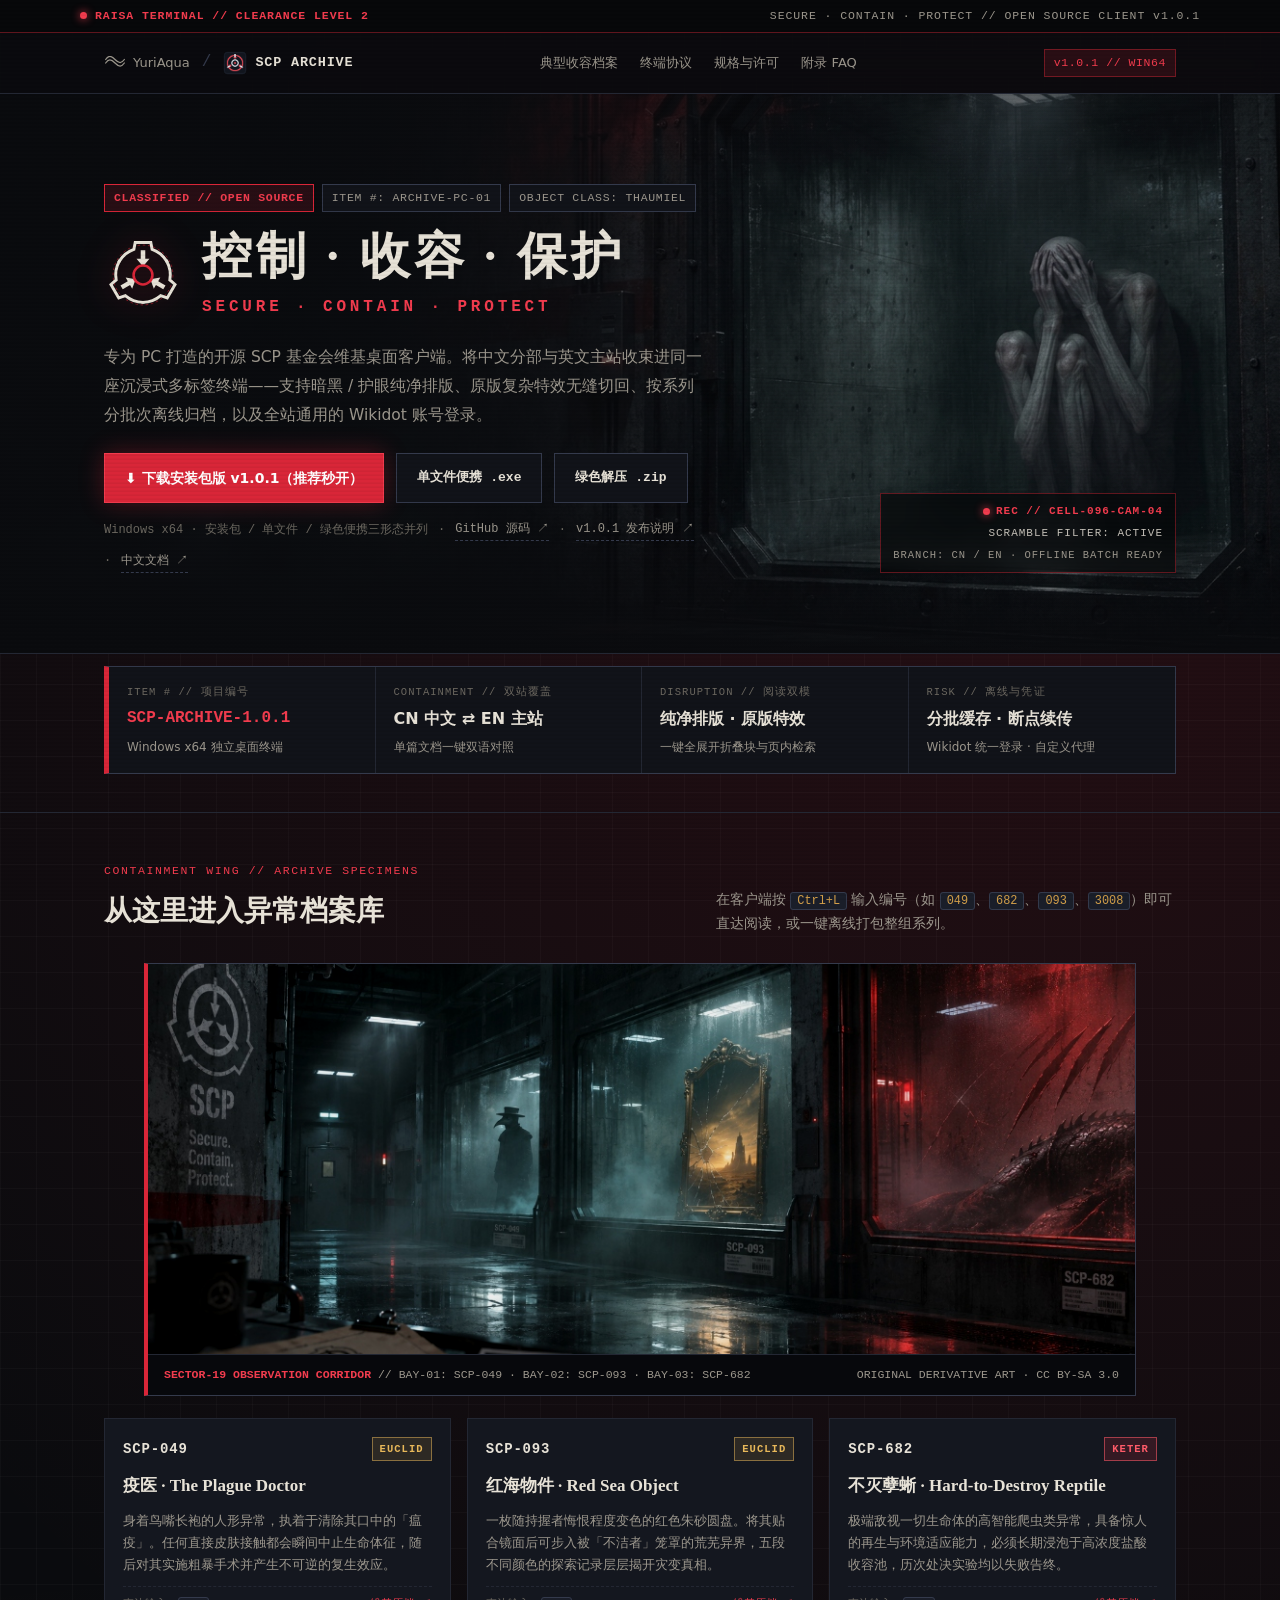
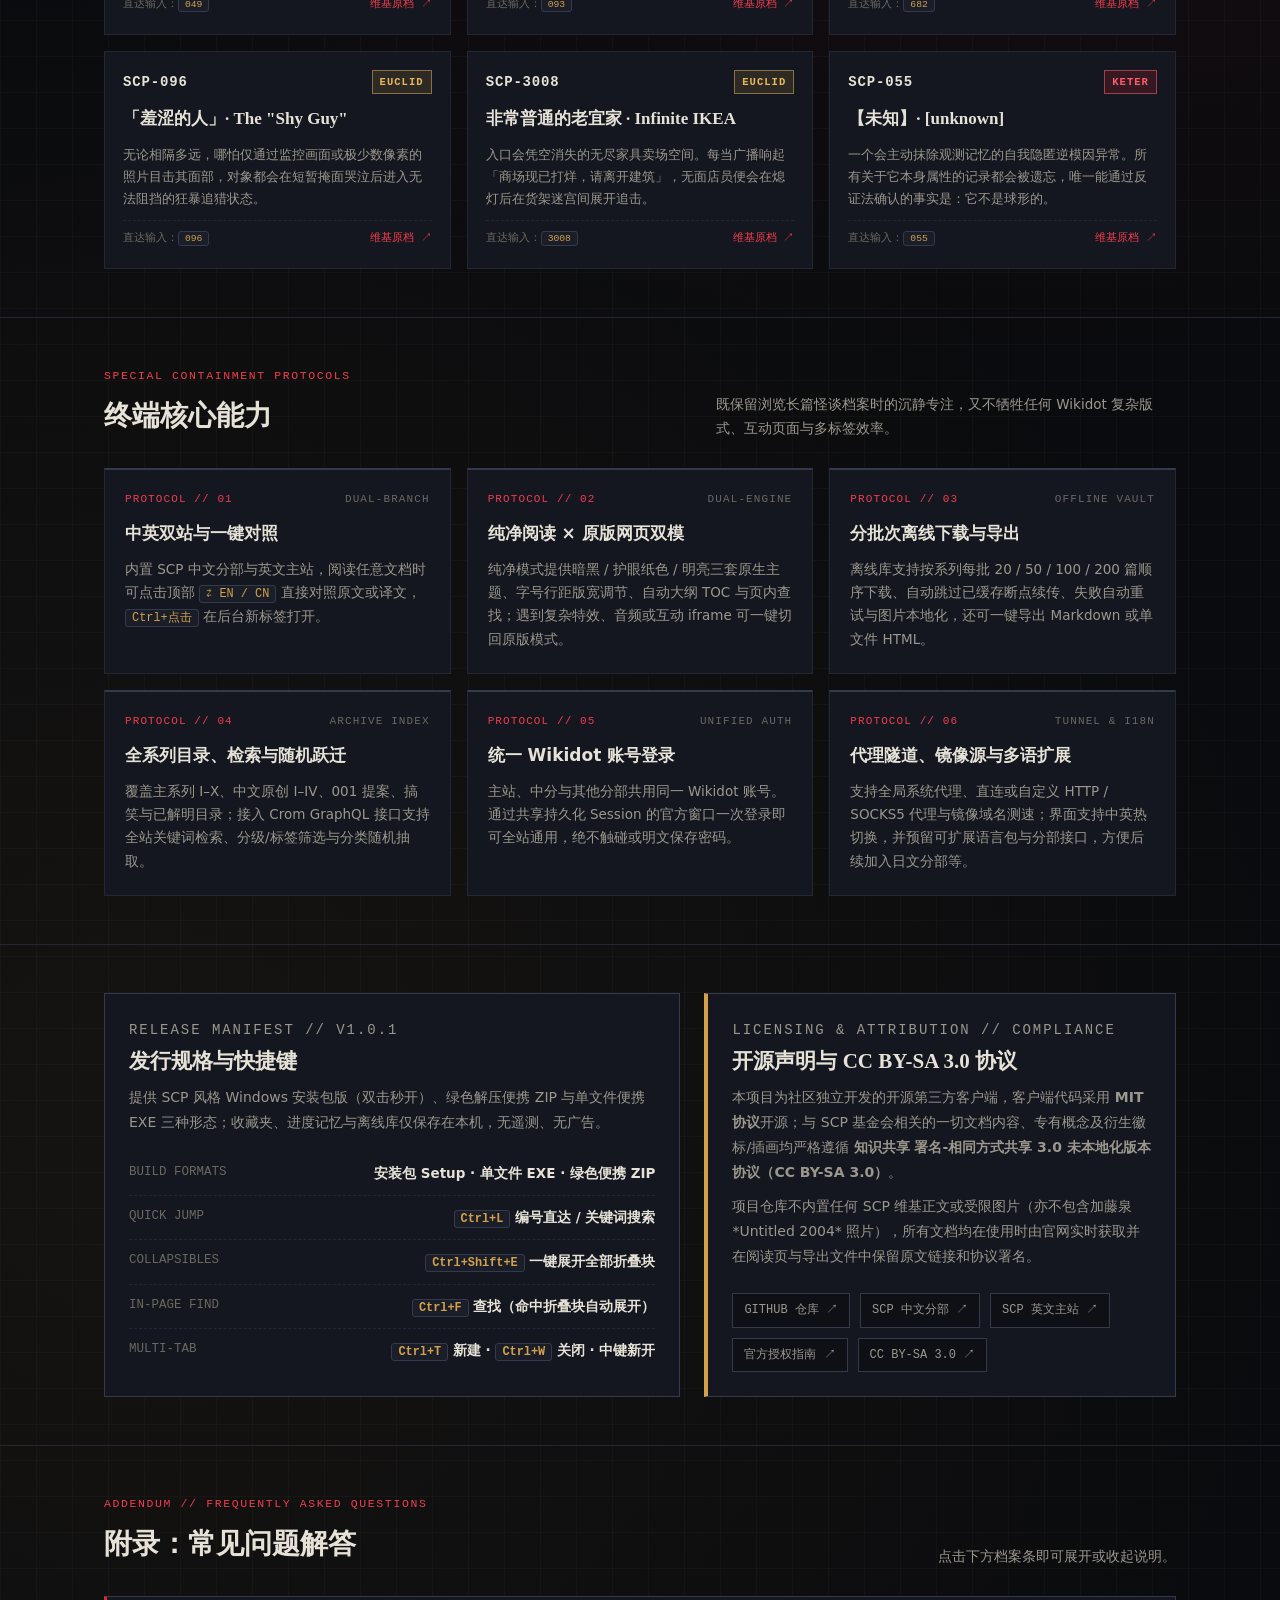
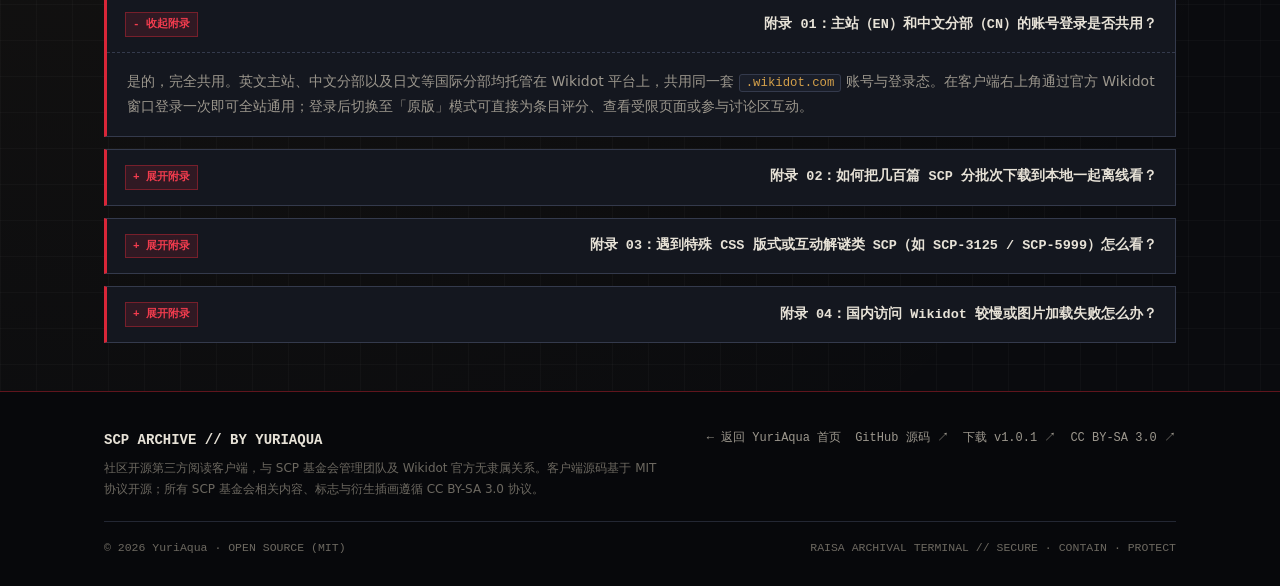
<file: scp-archive/index.html>
<!doctype html>
<html lang="zh-CN">
<head>
  <meta charset="utf-8">
  <meta name="viewport" content="width=device-width, initial-scale=1">
  <meta name="description" content="SCP Archive 是开源的 Windows PC 端 SCP-Wiki 档案阅读终端，支持中英双站对照、纯净与原版双模式、分批次离线缓存与统一 Wikidot 登录。">
  <meta name="theme-color" content="#0a0b0e">
  <meta property="og:title" content="SCP Archive // 基金会档案桌面终端 (v1.0.1)">
  <meta property="og:description" content="控制 · 收容 · 保护 — 中英双站、纯净与原版双模式、分批次离线归档与统一 Wikidot 登录。">
  <meta property="og:image" content="https://yuriaqua.com/assets/home-v2/scp-archive-cover.jpg">
  <meta property="og:url" content="https://yuriaqua.com/scp-archive/">
  <meta property="og:type" content="website">
  <link rel="canonical" href="https://yuriaqua.com/scp-archive/">
  <link rel="icon" href="/assets/home-v2/scp-archive-icon.png" type="image/png">
  <link rel="stylesheet" href="./style.css?v=1.0.4">
  <title>SCP Archive // 基金会档案桌面终端 (v1.0.1)</title>
</head>
<body>
  <a class="skip-link" href="#main">跳到主要内容</a>

  <!-- RAISA Clearance Top Bar -->
  <div class="raisa-banner" role="banner">
    <div class="container raisa-inner">
      <span class="raisa-signal"><span class="pulse-dot" aria-hidden="true"></span>RAISA TERMINAL // CLEARANCE LEVEL 2</span>
      <span>SECURE · CONTAIN · PROTECT // OPEN SOURCE CLIENT v1.0.1</span>
    </div>
  </div>

  <!-- Navigation -->
  <header class="site-header">
    <div class="container nav-inner">
      <div class="nav-brand-group">
        <a class="brand-back" href="/" aria-label="返回 YuriAqua 首页">
          <svg class="brand-wave" viewBox="0 0 36 24" aria-hidden="true"><path d="M2 12c5-7 9-7 16 0s11 7 16 0M2 6c5-7 9-7 16 0s11 7 16 0"/></svg>
          <span>YuriAqua</span>
        </a>
        <span class="brand-slash">/</span>
        <a class="product-mark" href="#main">
          <img src="/assets/home-v2/scp-archive-icon.png" alt="" width="24" height="24">
          <span>SCP ARCHIVE</span>
        </a>
      </div>
      <nav aria-label="页面导航" class="nav-links">
        <a href="#anomalies">典型收容档案</a>
        <a href="#protocols">终端协议</a>
        <a href="#spec">规格与许可</a>
        <a href="#addendums">附录 FAQ</a>
      </nav>
      <span class="nav-status">v1.0.1 // WIN64</span>
    </div>
  </header>

  <main id="main">
    <!-- Hero -->
    <section class="hero">
      <div class="container hero-grid">
        <div class="hero-copy">
          <div class="doc-tag-row">
            <span class="doc-stamp">CLASSIFIED // OPEN SOURCE</span>
            <span class="doc-code">ITEM #: ARCHIVE-PC-01</span>
            <span class="doc-code">OBJECT CLASS: THAUMIEL</span>
          </div>
          <div class="hero-brand-lockup">
            <svg class="scp-emblem-svg" viewBox="0 0 120 120" fill="none" xmlns="http://www.w3.org/2000/svg" aria-label="SCP Foundation Emblem">
              <!-- Authentic 3-fold rotational SCP containment emblem -->
              <circle cx="60" cy="60" r="46" stroke="#d92638" stroke-width="1.5" stroke-dasharray="4 4" opacity="0.55" />
              <!-- 3-fold outer notched segments & inward arrows (0deg, 120deg, 240deg) -->
              <g id="scp-triad">
                <!-- Top outward tab + arc shoulders -->
                <path d="M23.5 39 A42 42 0 0 1 46 20.5 L48 10 H72 L74 20.5 A42 42 0 0 1 96.5 39" stroke="#e7e2d7" stroke-width="4.5" stroke-linecap="square" stroke-linejoin="miter" />
                <!-- Top inward arrow -->
                <path d="M56.5 22 H63.5 V35 H70 L60 47 L50 35 H56.5 Z" fill="#e7e2d7" />
              </g>
              <use href="#scp-triad" transform="rotate(120 60 60)" />
              <use href="#scp-triad" transform="rotate(240 60 60)" />
              <!-- Inner containment core ring -->
              <circle cx="60" cy="60" r="14.5" stroke="#d92638" stroke-width="4" />
            </svg>
            <div>
              <h1>控制 · 收容 · 保护</h1>
              <p class="hero-motto-en">SECURE · CONTAIN · PROTECT</p>
            </div>
          </div>
          <p class="hero-lead">
            专为 PC 打造的开源 SCP 基金会维基桌面客户端。将中文分部与英文主站收束进同一座沉浸式多标签终端——支持暗黑 / 护眼纯净排版、原版复杂特效无缝切回、按系列分批次离线归档，以及全站通用的 Wikidot 账号登录。
          </p>
          <div class="hero-actions">
            <a class="btn btn-crimson" href="https://github.com/toydream525/scp-archive-desktop/releases/download/v1.0.1/SCP.Archive.Setup.exe">⬇ 下载安装包版 v1.0.1（推荐秒开）</a>
            <a class="btn btn-ghost" href="https://github.com/toydream525/scp-archive-desktop/releases/download/v1.0.1/SCP.Archive.exe">单文件便携 .exe</a>
            <a class="btn btn-ghost" href="https://github.com/toydream525/scp-archive-desktop/releases/download/v1.0.1/SCP.Archive.Portable.zip">绿色解压 .zip</a>
          </div>
          <p class="hero-meta">
            <span>Windows x64 · 安装包 / 单文件 / 绿色便携三形态并列</span>
            <span>·</span>
            <a href="https://github.com/toydream525/scp-archive-desktop" target="_blank" rel="noopener noreferrer">GitHub 源码 ↗</a>
            <span>·</span>
            <a href="https://github.com/toydream525/scp-archive-desktop/releases/tag/v1.0.1" target="_blank" rel="noopener noreferrer">v1.0.1 发布说明 ↗</a>
            <span>·</span>
            <a href="https://github.com/toydream525/scp-archive-desktop/blob/main/README.zh-CN.md" target="_blank" rel="noopener noreferrer">中文文档 ↗</a>
          </p>
        </div>

        <div class="hero-cam-hud" aria-label="收容监控状态">
          <span class="hud-rec"><span class="pulse-dot" aria-hidden="true"></span>REC // CELL-096-CAM-04</span>
          <span>SCRAMBLE FILTER: ACTIVE</span>
          <span class="hud-warn">BRANCH: CN / EN · OFFLINE BATCH READY</span>
        </div>
      </div>
    </section>

    <!-- ACS-Inspired Classification Strip -->
    <section class="acs-section" aria-label="客户端异常分级概览">
      <div class="container">
        <div class="acs-bar">
          <div class="acs-cell">
            <span class="acs-label">ITEM # // 项目编号</span>
            <span class="acs-value crimson">SCP-ARCHIVE-1.0.1</span>
            <span class="acs-sub">Windows x64 独立桌面终端</span>
          </div>
          <div class="acs-cell">
            <span class="acs-label">CONTAINMENT // 双站覆盖</span>
            <span class="acs-value">CN 中文 ⇄ EN 主站</span>
            <span class="acs-sub">单篇文档一键双语对照</span>
          </div>
          <div class="acs-cell">
            <span class="acs-label">DISRUPTION // 阅读双模</span>
            <span class="acs-value">纯净排版 · 原版特效</span>
            <span class="acs-sub">一键全展开折叠块与页内检索</span>
          </div>
          <div class="acs-cell">
            <span class="acs-label">RISK // 离线与凭证</span>
            <span class="acs-value">分批缓存 · 断点续传</span>
            <span class="acs-sub">Wikidot 统一登录 · 自定义代理</span>
          </div>
        </div>
      </div>
    </section>

    <!-- Contained Anomalies / SCP Monsters Showcase -->
    <section class="section" id="anomalies" aria-labelledby="anomalies-heading">
      <div class="container">
        <div class="sec-head">
          <div>
            <p class="sec-eyebrow">CONTAINMENT WING // ARCHIVE SPECIMENS</p>
            <h2 id="anomalies-heading">从这里进入异常档案库</h2>
          </div>
          <p class="sec-note">在客户端按 <code>Ctrl+L</code> 输入编号（如 <code>049</code>、<code>682</code>、<code>093</code>、<code>3008</code>）即可直达阅读，或一键离线打包整组系列。</p>
        </div>

        <figure class="anomaly-banner">
          <img src="./images/anomalies-corridor-v2.jpg" width="1024" height="576" loading="lazy" alt="地下收容走廊概念插画：SCP 基金会徽标墙、SCP-049 疫医、SCP-093 红海裂镜与 SCP-682 不灭孽蜥">
          <figcaption class="anomaly-banner-caption">
            <span><strong>SECTOR-19 OBSERVATION CORRIDOR</strong> // BAY-01: SCP-049 · BAY-02: SCP-093 · BAY-03: SCP-682</span>
            <span>ORIGINAL DERIVATIVE ART · CC BY-SA 3.0</span>
          </figcaption>
        </figure>

        <div class="anomaly-grid">
          <article class="anomaly-card">
            <div class="anomaly-top">
              <span class="anomaly-id">SCP-049</span>
              <span class="class-badge euclid">EUCLID</span>
            </div>
            <h3 class="anomaly-name">疫医 · The Plague Doctor</h3>
            <p class="anomaly-desc">身着鸟嘴长袍的人形异常，执着于清除其口中的「瘟疫」。任何直接皮肤接触都会瞬间中止生命体征，随后对其实施粗暴手术并产生不可逆的复生效应。</p>
            <div class="anomaly-foot">
              <span>直达输入：<code>049</code></span>
              <a href="https://scp-wiki-cn.wikidot.com/scp-049" target="_blank" rel="noopener noreferrer">维基原档 ↗</a>
            </div>
          </article>

          <article class="anomaly-card">
            <div class="anomaly-top">
              <span class="anomaly-id">SCP-093</span>
              <span class="class-badge euclid">EUCLID</span>
            </div>
            <h3 class="anomaly-name">红海物件 · Red Sea Object</h3>
            <p class="anomaly-desc">一枚随持握者悔恨程度变色的红色朱砂圆盘。将其贴合镜面后可步入被「不洁者」笼罩的荒芜异界，五段不同颜色的探索记录层层揭开灾变真相。</p>
            <div class="anomaly-foot">
              <span>直达输入：<code>093</code></span>
              <a href="https://scp-wiki-cn.wikidot.com/scp-093" target="_blank" rel="noopener noreferrer">维基原档 ↗</a>
            </div>
          </article>

          <article class="anomaly-card">
            <div class="anomaly-top">
              <span class="anomaly-id">SCP-682</span>
              <span class="class-badge keter">KETER</span>
            </div>
            <h3 class="anomaly-name">不灭孽蜥 · Hard-to-Destroy Reptile</h3>
            <p class="anomaly-desc">极端敌视一切生命体的高智能爬虫类异常，具备惊人的再生与环境适应能力，必须长期浸泡于高浓度盐酸收容池，历次处决实验均以失败告终。</p>
            <div class="anomaly-foot">
              <span>直达输入：<code>682</code></span>
              <a href="https://scp-wiki-cn.wikidot.com/scp-682" target="_blank" rel="noopener noreferrer">维基原档 ↗</a>
            </div>
          </article>

          <article class="anomaly-card">
            <div class="anomaly-top">
              <span class="anomaly-id">SCP-096</span>
              <span class="class-badge euclid">EUCLID</span>
            </div>
            <h3 class="anomaly-name">「羞涩的人」· The "Shy Guy"</h3>
            <p class="anomaly-desc">无论相隔多远，哪怕仅通过监控画面或极少数像素的照片目击其面部，对象都会在短暂掩面哭泣后进入无法阻挡的狂暴追猎状态。</p>
            <div class="anomaly-foot">
              <span>直达输入：<code>096</code></span>
              <a href="https://scp-wiki-cn.wikidot.com/scp-096" target="_blank" rel="noopener noreferrer">维基原档 ↗</a>
            </div>
          </article>

          <article class="anomaly-card">
            <div class="anomaly-top">
              <span class="anomaly-id">SCP-3008</span>
              <span class="class-badge euclid">EUCLID</span>
            </div>
            <h3 class="anomaly-name">非常普通的老宜家 · Infinite IKEA</h3>
            <p class="anomaly-desc">入口会凭空消失的无尽家具卖场空间。每当广播响起「商场现已打烊，请离开建筑」，无面店员便会在熄灯后在货架迷宫间展开追击。</p>
            <div class="anomaly-foot">
              <span>直达输入：<code>3008</code></span>
              <a href="https://scp-wiki-cn.wikidot.com/scp-3008" target="_blank" rel="noopener noreferrer">维基原档 ↗</a>
            </div>
          </article>

          <article class="anomaly-card">
            <div class="anomaly-top">
              <span class="anomaly-id">SCP-055</span>
              <span class="class-badge keter">KETER</span>
            </div>
            <h3 class="anomaly-name">【未知】· [unknown]</h3>
            <p class="anomaly-desc">一个会主动抹除观测记忆的自我隐匿逆模因异常。所有关于它本身属性的记录都会被遗忘，唯一能通过反证法确认的事实是：它不是球形的。</p>
            <div class="anomaly-foot">
              <span>直达输入：<code>055</code></span>
              <a href="https://scp-wiki-cn.wikidot.com/scp-055" target="_blank" rel="noopener noreferrer">维基原档 ↗</a>
            </div>
          </article>
        </div>
      </div>
    </section>

    <!-- Core Protocols (Features) -->
    <section class="section" id="protocols" aria-labelledby="protocols-heading">
      <div class="container">
        <div class="sec-head">
          <div>
            <p class="sec-eyebrow">SPECIAL CONTAINMENT PROTOCOLS</p>
            <h2 id="protocols-heading">终端核心能力</h2>
          </div>
          <p class="sec-note">既保留浏览长篇怪谈档案时的沉静专注，又不牺牲任何 Wikidot 复杂版式、互动页面与多标签效率。</p>
        </div>

        <div class="protocol-grid">
          <article class="protocol-card">
            <div class="proto-num">PROTOCOL // 01 <span>DUAL-BRANCH</span></div>
            <h3>中英双站与一键对照</h3>
            <p>内置 SCP 中文分部与英文主站，阅读任意文档时可点击顶部 <code>⇄ EN / CN</code> 直接对照原文或译文，<code>Ctrl+点击</code> 在后台新标签打开。</p>
          </article>

          <article class="protocol-card">
            <div class="proto-num">PROTOCOL // 02 <span>DUAL-ENGINE</span></div>
            <h3>纯净阅读 × 原版网页双模</h3>
            <p>纯净模式提供暗黑 / 护眼纸色 / 明亮三套原生主题、字号行距版宽调节、自动大纲 TOC 与页内查找；遇到复杂特效、音频或互动 iframe 可一键切回原版模式。</p>
          </article>

          <article class="protocol-card">
            <div class="proto-num">PROTOCOL // 03 <span>OFFLINE VAULT</span></div>
            <h3>分批次离线下载与导出</h3>
            <p>离线库支持按系列每批 20 / 50 / 100 / 200 篇顺序下载、自动跳过已缓存断点续传、失败自动重试与图片本地化，还可一键导出 Markdown 或单文件 HTML。</p>
          </article>

          <article class="protocol-card">
            <div class="proto-num">PROTOCOL // 04 <span>ARCHIVE INDEX</span></div>
            <h3>全系列目录、检索与随机跃迁</h3>
            <p>覆盖主系列 I–X、中文原创 I–IV、001 提案、搞笑与已解明目录；接入 Crom GraphQL 接口支持全站关键词检索、分级/标签筛选与分类随机抽取。</p>
          </article>

          <article class="protocol-card">
            <div class="proto-num">PROTOCOL // 05 <span>UNIFIED AUTH</span></div>
            <h3>统一 Wikidot 账号登录</h3>
            <p>主站、中分与其他分部共用同一 Wikidot 账号。通过共享持久化 Session 的官方窗口一次登录即可全站通用，绝不触碰或明文保存密码。</p>
          </article>

          <article class="protocol-card">
            <div class="proto-num">PROTOCOL // 06 <span>TUNNEL &amp; I18N</span></div>
            <h3>代理隧道、镜像源与多语扩展</h3>
            <p>支持全局系统代理、直连或自定义 HTTP / SOCKS5 代理与镜像域名测速；界面支持中英热切换，并预留可扩展语言包与分部接口，方便后续加入日文分部等。</p>
          </article>
        </div>
      </div>
    </section>

    <!-- Specs & Licensing -->
    <section class="section" id="spec" aria-labelledby="spec-heading">
      <div class="container split-grid">
        <div class="dossier-box">
          <div>
            <p class="sec-eyebrow">RELEASE MANIFEST // V1.0.1</p>
            <h3 id="spec-heading">发行规格与快捷键</h3>
            <p>提供 SCP 风格 Windows 安装包版（双击秒开）、绿色解压便携 ZIP 与单文件便携 EXE 三种形态；收藏夹、进度记忆与离线库仅保存在本机，无遥测、无广告。</p>
          </div>
          <div class="spec-table">
            <div class="spec-row"><span>BUILD FORMATS</span><strong>安装包 Setup · 单文件 EXE · 绿色便携 ZIP</strong></div>
            <div class="spec-row"><span>QUICK JUMP</span><strong><code>Ctrl+L</code> 编号直达 / 关键词搜索</strong></div>
            <div class="spec-row"><span>COLLAPSIBLES</span><strong><code>Ctrl+Shift+E</code> 一键展开全部折叠块</strong></div>
            <div class="spec-row"><span>IN-PAGE FIND</span><strong><code>Ctrl+F</code> 查找（命中折叠块自动展开）</strong></div>
            <div class="spec-row"><span>MULTI-TAB</span><strong><code>Ctrl+T</code> 新建 · <code>Ctrl+W</code> 关闭 · 中键新开</strong></div>
          </div>
        </div>

        <div class="dossier-box warning-box">
          <div>
            <p class="sec-eyebrow">LICENSING &amp; ATTRIBUTION // COMPLIANCE</p>
            <h3>开源声明与 CC BY-SA 3.0 协议</h3>
            <p>本项目为社区独立开发的开源第三方客户端，客户端代码采用 <strong>MIT 协议</strong>开源；与 SCP 基金会相关的一切文档内容、专有概念及衍生徽标/插画均严格遵循 <strong>知识共享 署名-相同方式共享 3.0 未本地化版本协议（CC BY-SA 3.0）</strong>。</p>
            <p style="margin-top:10px;">项目仓库不内置任何 SCP 维基正文或受限图片（亦不包含加藤泉 *Untitled 2004* 照片），所有文档均在使用时由官网实时获取并在阅读页与导出文件中保留原文链接和协议署名。</p>
          </div>
          <div class="ext-links">
            <a href="https://github.com/toydream525/scp-archive-desktop" target="_blank" rel="noopener noreferrer">GITHUB 仓库 ↗</a>
            <a href="https://scp-wiki-cn.wikidot.com/" target="_blank" rel="noopener noreferrer">SCP 中文分部 ↗</a>
            <a href="https://scp-wiki.wikidot.com/" target="_blank" rel="noopener noreferrer">SCP 英文主站 ↗</a>
            <a href="https://scp-wiki-cn.wikidot.com/licensing-guide" target="_blank" rel="noopener noreferrer">官方授权指南 ↗</a>
            <a href="https://creativecommons.org/licenses/by-sa/3.0/deed.zh" target="_blank" rel="noopener noreferrer">CC BY-SA 3.0 ↗</a>
          </div>
        </div>
      </div>
    </section>

    <!-- Wikidot-Style Collapsible Addendums (FAQ) -->
    <section class="section" id="addendums" aria-labelledby="addendums-heading">
      <div class="container">
        <div class="sec-head">
          <div>
            <p class="sec-eyebrow">ADDENDUM // FREQUENTLY ASKED QUESTIONS</p>
            <h2 id="addendums-heading">附录：常见问题解答</h2>
          </div>
          <p class="sec-note">点击下方档案条即可展开或收起说明。</p>
        </div>

        <div class="addendum-list">
          <details class="addendum" open>
            <summary>附录 01：主站（EN）和中文分部（CN）的账号登录是否共用？</summary>
            <div class="addendum-body">
              <p>是的，完全共用。英文主站、中文分部以及日文等国际分部均托管在 Wikidot 平台上，共用同一套 <code>.wikidot.com</code> 账号与登录态。在客户端右上角通过官方 Wikidot 窗口登录一次即可全站通用；登录后切换至「原版」模式可直接为条目评分、查看受限页面或参与讨论区互动。</p>
            </div>
          </details>

          <details class="addendum">
            <summary>附录 02：如何把几百篇 SCP 分批次下载到本地一起离线看？</summary>
            <div class="addendum-body">
              <p>切到左侧边栏「离线」标签，点击「分批下载」，选择目标系列（例如 CN 系列 I <code>001–999</code> 或 CN 原创系列）与每批篇数（20 / 50 / 100 / 200 篇），点击开始即可。客户端采用 2 并发温和限速与单篇失败自动重试，默认跳过已缓存条目支持断点续传，每批下完会自动推进到下一批，也可按需勾选「含图片」实现彻底断网看图。</p>
            </div>
          </details>

          <details class="addendum">
            <summary>附录 03：遇到特殊 CSS 版式或互动解谜类 SCP（如 SCP-3125 / SCP-5999）怎么看？</summary>
            <div class="addendum-body">
              <p>当纯净模式检测到页面包含复杂自定义 CSS 或交互式 HTML iframe 组件时，会在文首给出提示条；只需点击顶部工具栏的「原版」按钮即可在当前标签页无缝切入独立 Chromium WebView，100% 还原原站特效与交互脚本，同时仍可使用一键全展开折叠块与进度同步。</p>
            </div>
          </details>

          <details class="addendum">
            <summary>附录 04：国内访问 Wikidot 较慢或图片加载失败怎么办？</summary>
            <div class="addendum-body">
              <p>点击右上角齿轮打开「设置」，可在「网络代理设置」中选用系统代理或自定义 HTTP / SOCKS5 代理（全局同步作用于文章抓取、原版浏览、账号登录与图片缓存），也支持自定义中英文站点镜像地址并一键测试延迟。</p>
            </div>
          </details>
        </div>
      </div>
    </section>
  </main>

  <footer class="site-footer">
    <div class="container">
      <div class="footer-top">
        <div>
          <div class="footer-brand">SCP ARCHIVE // BY YURIAQUA</div>
          <p class="footer-disclaimer">
            社区开源第三方阅读客户端，与 SCP 基金会管理团队及 Wikidot 官方无隶属关系。客户端源码基于 MIT 协议开源；所有 SCP 基金会相关内容、标志与衍生插画遵循 CC BY-SA 3.0 协议。
          </p>
        </div>
        <div class="footer-links">
          <a href="/">← 返回 YuriAqua 首页</a>
          <a href="https://github.com/toydream525/scp-archive-desktop" target="_blank" rel="noopener noreferrer">GitHub 源码 ↗</a>
          <a href="https://github.com/toydream525/scp-archive-desktop/releases/tag/v1.0.1" target="_blank" rel="noopener noreferrer">下载 v1.0.1 ↗</a>
          <a href="https://creativecommons.org/licenses/by-sa/3.0/" target="_blank" rel="noopener noreferrer">CC BY-SA 3.0 ↗</a>
        </div>
      </div>
      <div class="footer-bottom">
        <span>© 2026 YuriAqua · OPEN SOURCE (MIT)</span>
        <span>RAISA ARCHIVAL TERMINAL // SECURE · CONTAIN · PROTECT</span>
      </div>
    </div>
  </footer>
</body>
</html>
</file>
<file: scp-archive/style.css>
:root {
  --bg: #0a0b0e;
  --bg-elev: #111319;
  --bg-card: #14171f;
  --bg-panel: #0e1016;
  --ink: #e7e2d7;
  --ink-dim: #9c978d;
  --ink-muted: #6c6860;
  --crimson: #d92638;
  --crimson-bright: #f23c4e;
  --crimson-soft: rgba(217, 38, 56, 0.14);
  --crimson-border: rgba(217, 38, 56, 0.42);
  --amber: #d4a04a;
  --emerald: #3fb96c;
  --line: #232733;
  --line-strong: #343a4c;
  --mono: "Cascadia Code", "JetBrains Mono", "Consolas", "Courier New", monospace;
  --sans: "Segoe UI", "PingFang SC", "Microsoft YaHei", system-ui, sans-serif;
  --serif: "Noto Serif SC", "Songti SC", "SimSun", Georgia, serif;
}

* { box-sizing: border-box; }
html { scroll-behavior: smooth; }
body {
  margin: 0;
  background-color: var(--bg);
  background-image:
    radial-gradient(circle at 82% 14%, rgba(217, 38, 56, 0.13), transparent 42%),
    radial-gradient(circle at 12% 72%, rgba(212, 160, 74, 0.06), transparent 40%),
    linear-gradient(rgba(255, 255, 255, 0.024) 1px, transparent 1px),
    linear-gradient(90deg, rgba(255, 255, 255, 0.024) 1px, transparent 1px);
  background-size: 100% 100%, 100% 100%, 36px 36px, 36px 36px;
  color: var(--ink);
  font-family: var(--sans);
  line-height: 1.72;
  -webkit-font-smoothing: antialiased;
  overflow-x: hidden;
}

/* Subtle CRT scanline overlay */
body::after {
  content: "";
  position: fixed;
  inset: 0;
  pointer-events: none;
  z-index: 99;
  background: repeating-linear-gradient(
    to bottom,
    rgba(255, 255, 255, 0) 0px,
    rgba(255, 255, 255, 0) 2px,
    rgba(0, 0, 0, 0.16) 3px,
    rgba(0, 0, 0, 0.16) 4px
  );
  opacity: 0.28;
}

a { color: inherit; }
code {
  font-family: var(--mono);
  font-size: 0.88em;
  padding: 1px 6px;
  border-radius: 3px;
  background: #1a1e29;
  border: 1px solid var(--line-strong);
  color: var(--amber);
}
.container { max-width: 1120px; margin: 0 auto; padding: 0 24px; }
.skip-link { position: absolute; left: -9999px; }
.skip-link:focus { left: 16px; top: 16px; z-index: 200; background: var(--crimson); color: #fff; padding: 8px 14px; }

/* RAISA Clearance Top Bar */
.raisa-banner {
  background: #07080a;
  border-bottom: 1px solid var(--crimson-border);
  font-family: var(--mono);
  font-size: 11.5px;
  letter-spacing: 0.08em;
  color: var(--ink-dim);
}
.raisa-inner {
  min-height: 32px;
  display: flex;
  align-items: center;
  justify-content: space-between;
  gap: 12px;
  flex-wrap: wrap;
  padding: 5px 0;
}
.raisa-signal { display: inline-flex; align-items: center; gap: 8px; color: var(--crimson-bright); font-weight: 700; }
.pulse-dot {
  width: 7px; height: 7px; border-radius: 50%; background: var(--crimson-bright);
  box-shadow: 0 0 8px var(--crimson-bright);
  animation: pulse 2s infinite ease-in-out;
}
@keyframes pulse { 0%, 100% { opacity: 1; } 50% { opacity: 0.35; } }

/* Site Header */
.site-header {
  position: sticky; top: 0; z-index: 60;
  background: rgba(10, 11, 14, 0.86);
  backdrop-filter: blur(12px);
  border-bottom: 1px solid var(--line);
}
.nav-inner {
  height: 60px; display: flex; align-items: center; justify-content: space-between; gap: 16px;
}
.nav-brand-group { display: flex; align-items: center; gap: 12px; }
.brand-back {
  display: inline-flex; align-items: center; gap: 7px; text-decoration: none;
  color: var(--ink-dim); font-size: 13px; transition: color 0.15s;
}
.brand-back:hover { color: var(--ink); }
.brand-wave { width: 22px; height: 14px; fill: none; stroke: currentColor; stroke-width: 2.2; stroke-linecap: round; }
.brand-slash { color: var(--line-strong); font-family: var(--mono); }
.product-mark { display: inline-flex; align-items: center; gap: 8px; font-family: var(--mono); font-weight: 700; letter-spacing: 0.06em; font-size: 13.5px; color: var(--ink); text-decoration: none; }
.product-mark img { width: 24px; height: 24px; border-radius: 5px; }
.nav-links { display: flex; align-items: center; gap: 22px; font-size: 13px; color: var(--ink-dim); }
.nav-links a { text-decoration: none; transition: color 0.15s; }
.nav-links a:hover { color: var(--crimson-bright); }
.nav-status {
  font-family: var(--mono); font-size: 11.5px; padding: 3px 9px;
  border: 1px solid var(--crimson-border); background: var(--crimson-soft);
  color: var(--crimson-bright); letter-spacing: 0.05em;
}

/* Hero Section — Full-Bleed SCP-096 Containment Cinema Backdrop */
.hero {
  position: relative;
  min-height: 560px;
  padding: 68px 0 58px;
  display: flex;
  align-items: center;
  background-color: #07080a;
  background-image:
    linear-gradient(90deg, rgba(10, 11, 14, 0.94) 0%, rgba(10, 11, 14, 0.80) 42%, rgba(10, 11, 14, 0.14) 70%, rgba(10, 11, 14, 0.28) 100%),
    linear-gradient(180deg, rgba(10, 11, 14, 0.55) 0%, rgba(10, 11, 14, 0.0) 24%, rgba(10, 11, 14, 0.0) 76%, var(--bg) 100%),
    url("./images/scp-096-hero-hd.jpg");
  background-size: cover;
  background-position: right center;
  background-repeat: no-repeat;
  border-bottom: 1px solid var(--line);
}
.hero .container { width: 100%; position: relative; }
.hero-grid { display: grid; grid-template-columns: minmax(0, 600px) 1fr; gap: 32px; align-items: end; }
.hero-cam-hud {
  justify-self: end;
  align-self: end;
  font-family: var(--mono);
  font-size: 11px;
  letter-spacing: 0.09em;
  color: rgba(231, 226, 215, 0.85);
  background: rgba(7, 8, 10, 0.68);
  border: 1px solid var(--crimson-border);
  padding: 8px 12px;
  backdrop-filter: blur(6px);
  display: flex;
  flex-direction: column;
  gap: 3px;
  text-align: right;
}
.hero-cam-hud .hud-rec { color: var(--crimson-bright); font-weight: 700; display: inline-flex; align-items: center; justify-content: flex-end; gap: 6px; }
.hero-cam-hud .hud-warn { color: var(--ink-dim); font-size: 10.5px; }

.doc-tag-row {
  display: flex; flex-wrap: wrap; gap: 8px; margin-bottom: 16px;
  font-family: var(--mono); font-size: 11.5px; letter-spacing: 0.06em;
}
.doc-stamp {
  padding: 3px 9px; border: 1px solid var(--crimson); color: var(--crimson-bright);
  background: var(--crimson-soft); font-weight: 700;
}
.doc-code {
  padding: 3px 9px; border: 1px solid var(--line-strong); color: var(--ink-dim);
  background: var(--bg-elev);
}

.hero-brand-lockup {
  display: flex;
  align-items: center;
  gap: 20px;
  margin: 0 0 22px;
}
.scp-emblem-svg {
  width: 78px;
  height: 78px;
  flex-shrink: 0;
  filter: drop-shadow(0 0 18px rgba(217, 38, 56, 0.35));
}
.hero h1 {
  margin: 0;
  font-family: var(--serif);
  font-size: clamp(34px, 4.4vw, 50px);
  line-height: 1.15;
  letter-spacing: 0.08em;
  font-weight: 800;
}
.hero-motto-en {
  margin: 8px 0 0;
  font-family: var(--mono);
  font-size: clamp(13px, 1.4vw, 16px);
  letter-spacing: 0.24em;
  font-weight: 700;
  color: var(--crimson-bright);
  text-transform: uppercase;
}
.hero-lead {
  margin: 0 0 24px; font-size: 15.5px; color: var(--ink-dim); line-height: 1.85;
}

/* Interactive Redaction Easter Egg */
.redacted {
  display: inline-block;
  position: relative;
  padding: 0 6px;
  margin: 0 2px;
  background: #020304;
  color: transparent;
  border: 1px solid var(--line-strong);
  cursor: pointer;
  user-select: none;
  transition: background 0.2s, color 0.2s, border-color 0.2s;
  font-family: var(--mono);
  font-size: 0.92em;
}
.redacted::before {
  content: "[数据删除]";
  position: absolute;
  inset: 0;
  display: flex;
  align-items: center;
  justify-content: center;
  color: var(--ink-muted);
  font-size: 11px;
  letter-spacing: 0.06em;
  transition: opacity 0.18s;
}
.redacted:hover, .redacted.revealed {
  background: var(--crimson-soft);
  border-color: var(--crimson);
  color: var(--ink);
}
.redacted:hover::before, .redacted.revealed::before { opacity: 0; }

.hero-actions { display: flex; flex-wrap: wrap; gap: 12px; margin-bottom: 16px; }
.btn {
  display: inline-flex; align-items: center; gap: 8px;
  padding: 12px 20px; font-size: 14px; font-weight: 700;
  text-decoration: none; border: 1px solid transparent;
  transition: transform 0.12s, background 0.15s, border-color 0.15s, box-shadow 0.15s;
}
.btn:hover { transform: translateY(-1px); }
.btn-crimson {
  background: var(--crimson); color: #fff; border-color: var(--crimson-bright);
  box-shadow: 0 0 24px rgba(217, 38, 56, 0.32);
}
.btn-crimson:hover { background: var(--crimson-bright); box-shadow: 0 0 32px rgba(242, 60, 78, 0.45); }
.btn-ghost {
  background: var(--bg-elev); color: var(--ink); border-color: var(--line-strong);
  font-family: var(--mono); font-size: 13px;
}
.btn-ghost:hover { border-color: var(--ink-dim); background: #191d27; }

.hero-meta {
  margin: 0; font-family: var(--mono); font-size: 12px; color: var(--ink-muted);
  display: flex; flex-wrap: wrap; gap: 10px; align-items: center;
}
.hero-meta a { color: var(--ink-dim); text-decoration: none; border-bottom: 1px dashed var(--line-strong); }
.hero-meta a:hover { color: var(--crimson-bright); border-color: var(--crimson-bright); }

/* Dossier Preview Frame */
.dossier-frame {
  position: relative;
  background: var(--bg-elev);
  border: 1px solid var(--line-strong);
  padding: 12px;
  box-shadow: 0 24px 60px rgba(0, 0, 0, 0.65);
}
.dossier-frame::before, .dossier-frame::after {
  content: ""; position: absolute; width: 16px; height: 16px; border-color: var(--crimson); border-style: solid;
}
.dossier-frame::before { top: -1px; left: -1px; border-width: 2px 0 0 2px; }
.dossier-frame::after { bottom: -1px; right: -1px; border-width: 0 2px 2px 0; }

.dossier-head {
  display: flex; justify-content: space-between; align-items: center;
  padding: 0 2px 10px; font-family: var(--mono); font-size: 11px; color: var(--ink-dim);
  border-bottom: 1px solid var(--line); margin-bottom: 10px;
}
.dossier-head .stamp-red { color: var(--crimson-bright); font-weight: 700; }
.dossier-media { position: relative; overflow: hidden; border: 1px solid var(--line); }
.dossier-media img { display: block; width: 100%; height: auto; filter: contrast(1.04); }
.dossier-overlay-stamp {
  position: absolute; top: 12px; left: 12px;
  font-family: var(--mono); font-size: 11px; font-weight: 700; letter-spacing: 0.14em;
  color: rgba(242, 60, 78, 0.92); border: 1.5px solid rgba(242, 60, 78, 0.8);
  padding: 3px 8px; background: rgba(7, 8, 10, 0.72);
}
.dossier-telemetry {
  margin-top: 10px; display: grid; grid-template-columns: repeat(2, 1fr); gap: 6px;
  font-family: var(--mono); font-size: 11px;
}
.tele-cell {
  background: var(--bg-panel); border: 1px solid var(--line); padding: 6px 9px;
  display: flex; justify-content: space-between; gap: 6px;
}
.tele-cell span { color: var(--ink-muted); }
.tele-cell strong { color: var(--ink); font-weight: 600; }
.tele-cell strong.ok { color: var(--emerald); }

/* ACS-Inspired Classification Bar */
.acs-section { padding: 12px 0 38px; }
.acs-bar {
  border: 1px solid var(--line-strong);
  border-left: 5px solid var(--crimson);
  background: var(--bg-elev);
  display: grid;
  grid-template-columns: repeat(4, 1fr);
}
.acs-cell {
  padding: 16px 18px;
  border-right: 1px solid var(--line);
  display: flex; flex-direction: column; gap: 4px;
}
.acs-cell:last-child { border-right: none; }
.acs-label { font-family: var(--mono); font-size: 10.5px; letter-spacing: 0.1em; color: var(--ink-muted); text-transform: uppercase; }
.acs-value { font-size: 16px; font-weight: 800; color: var(--ink); }
.acs-value.crimson { color: var(--crimson-bright); font-family: var(--mono); }
.acs-sub { font-size: 12px; color: var(--ink-dim); }

/* Sections */
.section { padding: 48px 0; border-top: 1px solid var(--line); }
.sec-head { margin-bottom: 28px; display: flex; justify-content: space-between; align-items: flex-end; gap: 16px; flex-wrap: wrap; }
.sec-eyebrow { margin: 0 0 6px; font-family: var(--mono); font-size: 11.5px; letter-spacing: 0.14em; color: var(--crimson-bright); text-transform: uppercase; }
.sec-head h2 { margin: 0; font-family: var(--serif); font-size: 28px; font-weight: 800; }
.sec-note { margin: 0; font-size: 13.5px; color: var(--ink-dim); max-width: 460px; }

/* Feature Protocol Cards */
.protocol-grid { display: grid; grid-template-columns: repeat(3, 1fr); gap: 16px; }
.protocol-card {
  background: var(--bg-card);
  border: 1px solid var(--line);
  border-top: 2px solid var(--line-strong);
  padding: 20px 20px 22px;
  display: flex; flex-direction: column; gap: 10px;
  transition: border-color 0.18s, transform 0.16s, background 0.18s;
}
.protocol-card:hover {
  border-top-color: var(--crimson-bright);
  border-color: var(--line-strong);
  background: #171b24;
  transform: translateY(-2px);
}
.proto-num {
  font-family: var(--mono); font-size: 11px; color: var(--crimson-bright);
  letter-spacing: 0.1em; display: flex; justify-content: space-between;
}
.proto-num span { color: var(--ink-muted); }
.protocol-card h3 { margin: 0; font-size: 17px; font-weight: 700; }
.protocol-card p { margin: 0; font-size: 13.5px; color: var(--ink-dim); line-height: 1.72; }

/* Dual-Column Containment Spec & Licensing */
.split-grid { display: grid; grid-template-columns: 1.1fr 0.9fr; gap: 24px; align-items: stretch; }
.dossier-box {
  background: var(--bg-card); border: 1px solid var(--line-strong);
  padding: 24px; display: flex; flex-direction: column; justify-content: space-between; gap: 16px;
}
.dossier-box.warning-box { border-left: 4px solid var(--amber); }
.dossier-box h3 { margin: 0 0 6px; font-family: var(--serif); font-size: 21px; }
.dossier-box p { margin: 0; font-size: 14px; color: var(--ink-dim); line-height: 1.78; }
.spec-table { display: flex; flex-direction: column; }
.spec-row {
  display: flex; justify-content: space-between; gap: 14px; padding: 10px 0;
  border-bottom: 1px dashed var(--line); font-size: 13.5px;
}
.spec-row:last-child { border-bottom: none; }
.spec-row span { color: var(--ink-muted); font-family: var(--mono); font-size: 12.5px; }
.spec-row strong { color: var(--ink); text-align: right; }
.ext-links { display: flex; flex-wrap: wrap; gap: 10px; margin-top: 8px; }
.ext-links a {
  font-family: var(--mono); font-size: 12px; text-decoration: none;
  padding: 6px 11px; border: 1px solid var(--line-strong); background: var(--bg-panel);
  color: var(--ink-dim); transition: border-color 0.15s, color 0.15s;
}
.ext-links a:hover { border-color: var(--crimson-bright); color: var(--crimson-bright); }

/* Wikidot-Style Collapsible Addendums (FAQ) */
.addendum-list { display: flex; flex-direction: column; gap: 12px; }
.addendum {
  background: var(--bg-card); border: 1px solid var(--line-strong);
  border-left: 3px solid var(--crimson);
}
.addendum summary {
  padding: 15px 18px; cursor: pointer; list-style: none;
  font-family: var(--mono); font-size: 13.5px; font-weight: 700; color: var(--ink);
  display: flex; align-items: center; justify-content: space-between; gap: 12px;
}
.addendum summary::-webkit-details-marker { display: none; }
.addendum summary::before {
  content: "+ 展开附录";
  font-size: 11px; color: var(--crimson-bright); border: 1px solid var(--crimson-border);
  background: var(--crimson-soft); padding: 2px 7px; flex-shrink: 0;
}
.addendum[open] summary::before { content: "- 收起附录"; }
.addendum[open] summary { border-bottom: 1px dashed var(--line-strong); }
.addendum-body { padding: 16px 20px; font-size: 14px; color: var(--ink-dim); line-height: 1.8; }
.addendum-body p { margin: 0; }

/* Footer */
.site-footer {
  border-top: 1px solid var(--crimson-border);
  background: #07080b;
  padding: 36px 0 28px;
  font-size: 13px;
  color: var(--ink-dim);
}
.footer-top { display: flex; justify-content: space-between; align-items: flex-start; gap: 24px; flex-wrap: wrap; padding-bottom: 22px; border-bottom: 1px solid var(--line); }
.footer-brand { font-family: var(--mono); font-weight: 700; font-size: 14px; color: var(--ink); margin-bottom: 6px; }
.footer-disclaimer { max-width: 560px; font-size: 12px; color: var(--ink-muted); line-height: 1.7; margin: 0; }
.footer-links { display: flex; flex-wrap: wrap; gap: 14px; font-family: var(--mono); font-size: 12px; }
.footer-links a { text-decoration: none; color: var(--ink-dim); }
.footer-links a:hover { color: var(--crimson-bright); }
.footer-bottom {
  padding-top: 16px; display: flex; justify-content: space-between; flex-wrap: wrap; gap: 10px;
  font-family: var(--mono); font-size: 11.5px; color: var(--ink-muted);
}

/* Anomaly Containment Showcase (SCP Monsters & Entities) */
.anomaly-banner {
  position: relative;
  border: 1px solid var(--line-strong);
  border-left: 4px solid var(--crimson);
  background: var(--bg-panel);
  margin-bottom: 22px;
  overflow: hidden;
}
.anomaly-banner img {
  display: block; width: 100%; height: auto; max-height: 390px; object-fit: cover;
  filter: contrast(1.06) brightness(0.92);
}
.anomaly-banner-caption {
  display: flex; justify-content: space-between; align-items: center; flex-wrap: wrap; gap: 10px;
  padding: 10px 16px; border-top: 1px solid var(--line);
  font-family: var(--mono); font-size: 11.5px; color: var(--ink-dim);
  background: rgba(7, 8, 11, 0.92);
}
.anomaly-banner-caption strong { color: var(--crimson-bright); }

.anomaly-grid { display: grid; grid-template-columns: repeat(3, 1fr); gap: 16px; }
.anomaly-card {
  background: var(--bg-card);
  border: 1px solid var(--line);
  padding: 18px 18px 20px;
  display: flex; flex-direction: column; gap: 10px;
  position: relative;
  transition: border-color 0.18s, transform 0.16s, background 0.18s;
}
.anomaly-card:hover {
  border-color: var(--crimson-border);
  background: #171a23;
  transform: translateY(-2px);
}
.anomaly-top {
  display: flex; align-items: center; justify-content: space-between; gap: 8px;
  font-family: var(--mono); font-size: 12px;
}
.anomaly-id { font-weight: 800; color: var(--ink); letter-spacing: 0.06em; font-size: 14px; }
.class-badge {
  font-size: 10.5px; font-weight: 700; letter-spacing: 0.1em; padding: 2px 7px;
  border: 1px solid; text-transform: uppercase;
}
.class-badge.keter { color: #ff5b69; border-color: rgba(255, 91, 105, 0.55); background: rgba(217, 38, 56, 0.16); }
.class-badge.euclid { color: #e8b85a; border-color: rgba(232, 184, 90, 0.5); background: rgba(212, 160, 74, 0.13); }
.class-badge.safe { color: #4cd480; border-color: rgba(76, 212, 128, 0.45); background: rgba(63, 185, 108, 0.12); }
.anomaly-name { margin: 0; font-family: var(--serif); font-size: 17px; font-weight: 700; color: var(--ink); }
.anomaly-desc { margin: 0; font-size: 13px; color: var(--ink-dim); line-height: 1.7; }
.anomaly-foot {
  margin-top: auto; padding-top: 8px; border-top: 1px dashed var(--line);
  display: flex; justify-content: space-between; align-items: center;
  font-family: var(--mono); font-size: 11px; color: var(--ink-muted);
}
.anomaly-foot a { color: var(--crimson-bright); text-decoration: none; }
.anomaly-foot a:hover { text-decoration: underline; }

/* Responsive */
@media (max-width: 960px) {
  .hero-grid, .split-grid { grid-template-columns: 1fr; }
  .acs-bar { grid-template-columns: repeat(2, 1fr); }
  .acs-cell { border-bottom: 1px solid var(--line); }
  .protocol-grid, .anomaly-grid { grid-template-columns: repeat(2, 1fr); }
}
@media (max-width: 640px) {
  .nav-links { display: none; }
  .protocol-grid, .anomaly-grid, .acs-bar, .dossier-telemetry { grid-template-columns: 1fr; }
  .hero { padding: 36px 0 28px; }
}
</file>
